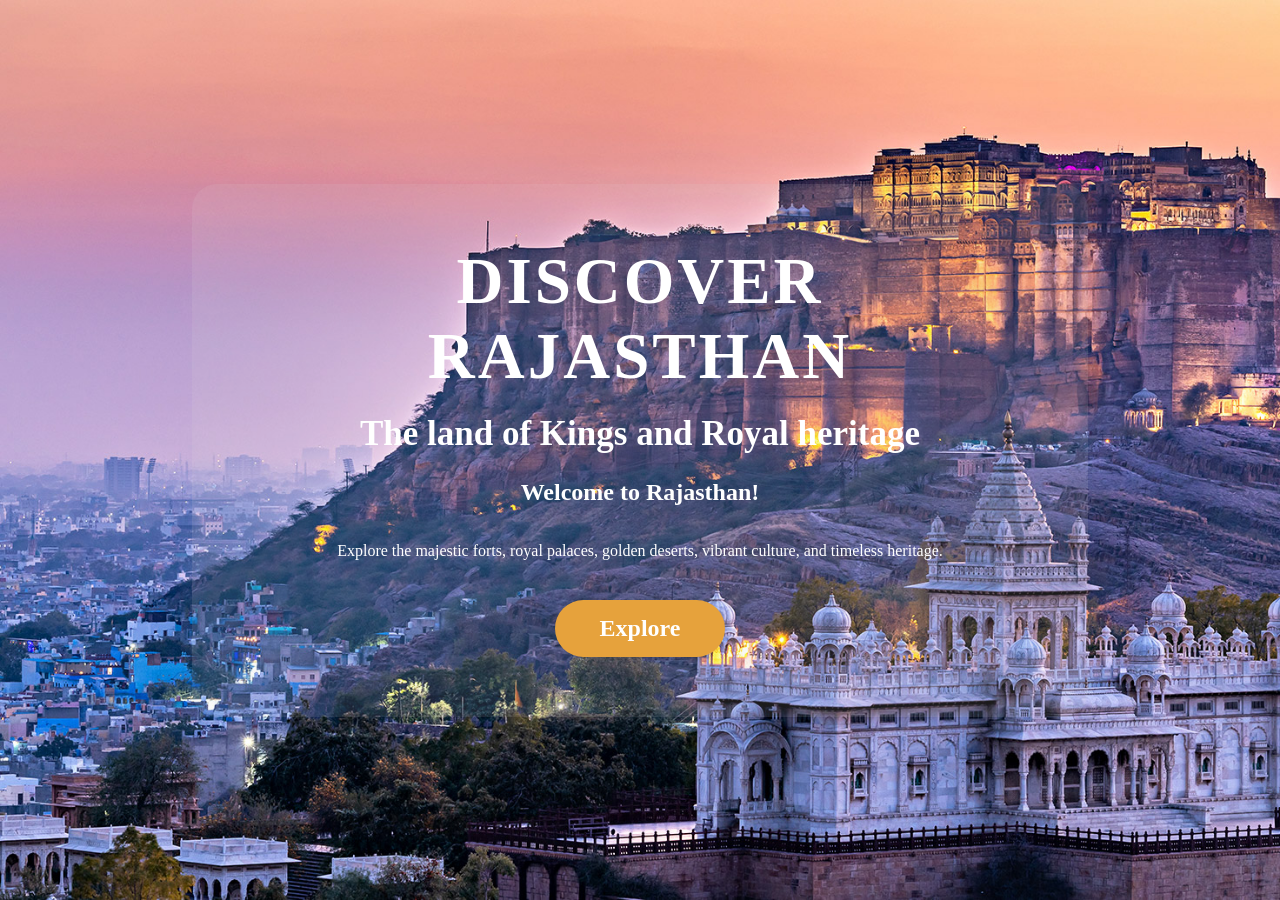
<file: index.html>
<!DOCTYPE html>
<html lang="en">
<head>
    <meta charset="UTF-8">
    <meta name="viewport" content="width=device-width, initial-scale=1.0">
    <title>Discover rajasthan</title>
    <link rel="stylesheet" href="style.css">
    
</head>
<body>
    <div class="overlay">
        <h1>DISCOVER RAJASTHAN</h1>
        <h3>The land of Kings and Royal heritage</h3>
       
        <p>
          <h2>Welcome to Rajasthan!</h2><br><br>
        Explore the majestic forts, royal palaces, golden deserts, vibrant culture, and timeless heritage.</p>
            <a href="places.html"
            class="btn">Explore</a>
    </div>
   </section>
</body>
</html>
</file>
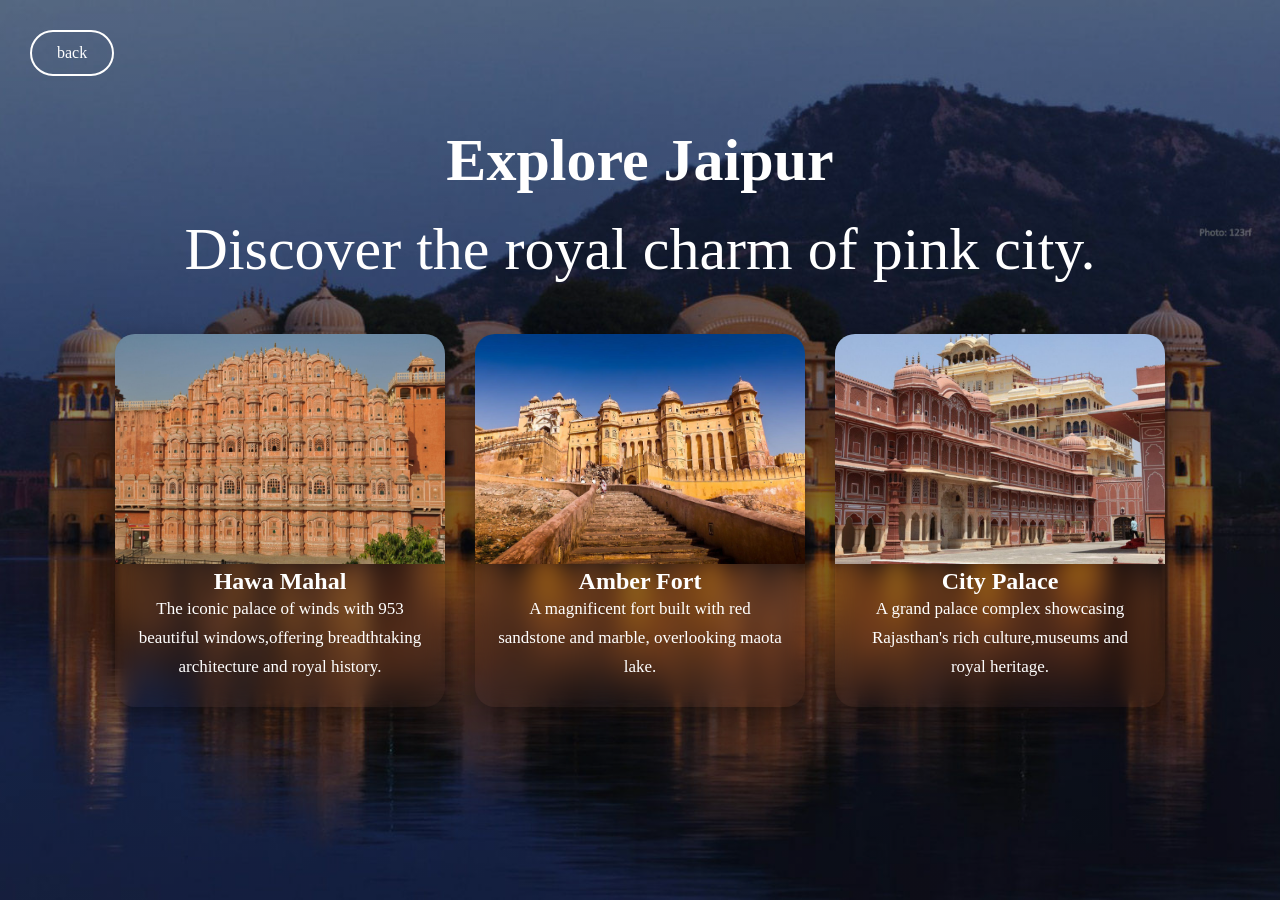
<file: jaipur.html>
<!DOCTYPE html>
<html lang="en">
<head>
    <meta charset="UTF-8">
    <meta name="viewport" content="width=device-width, initial-scale=1.0">
    <title>Explore Jaipur</title>
    <link rel="stylesheet" href="jaipur.css">
</head>
<body>
    <a href="places.html" class="back-btn">back</a>
    <div class="container">
        <h1>Explore Jaipur</h1>
        <p class="subtitle">
            Discover the royal charm of pink city.
        </p>
        <div class="places">
            <div class="place">
                <img src="hawamahal.jpg" alt="Hawa Mahal">
                <h2>Hawa Mahal</h2>
                <p> The iconic palace of winds with 953 beautiful windows,offering breadthtaking architecture and royal history.</p>
            </div>
            <div class="place">
                <img src="amberfort.jpg" alt="Amber Fort">
                <h2>Amber Fort</h2>
                <p>
                    A magnificent fort built with red sandstone and marble, overlooking maota lake.
                </p>
            </div>
            <div class="place">
                <img src="citypalace.jpg" alt="City Palace">
                    <h2>City Palace</h2>
                    <p>
                        A grand palace complex showcasing Rajasthan's rich culture,museums and royal heritage.
                    </p>
            </div>
        </div>
    </div>
</body>
</html>
</file>
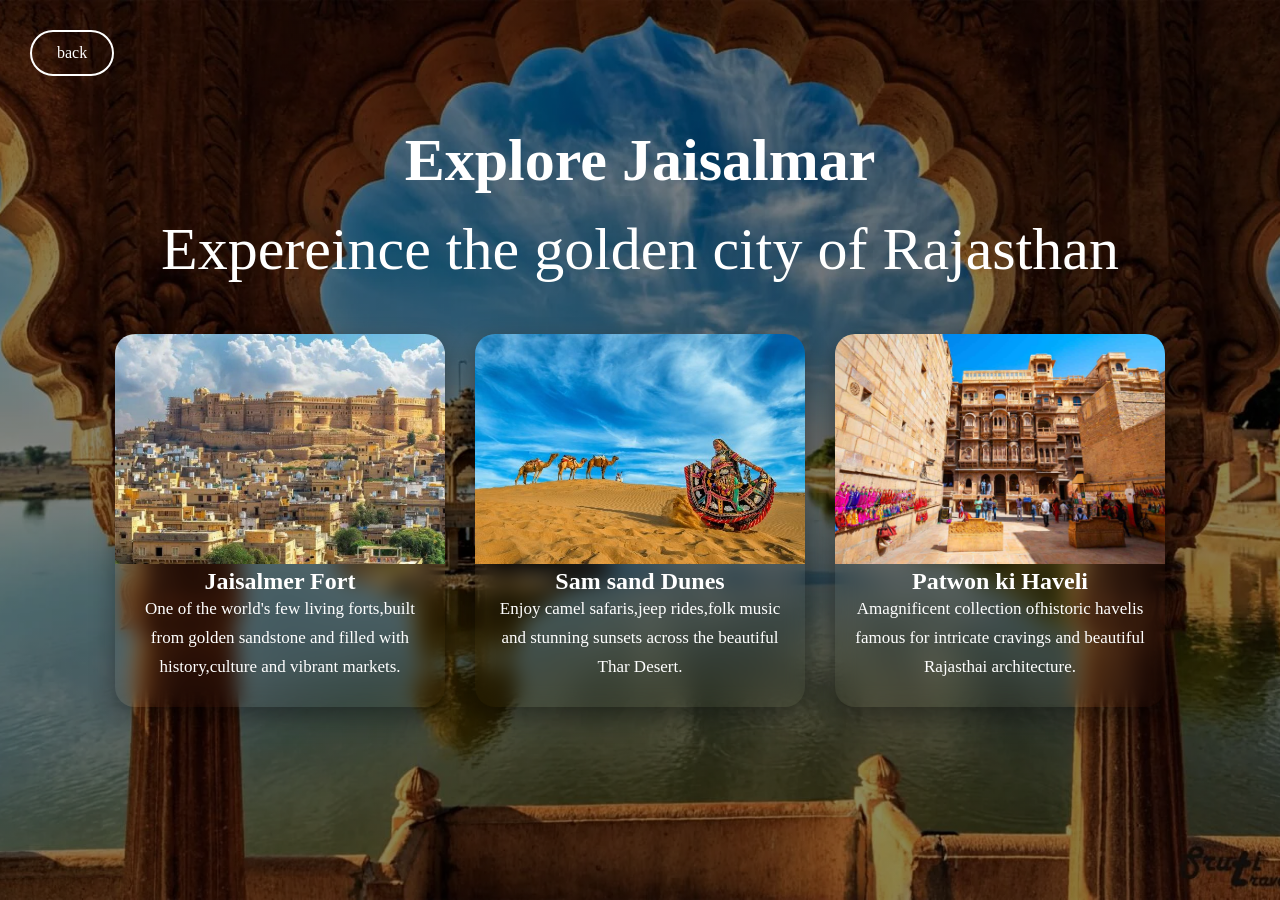
<file: jaisalmer.html>
<!DOCTYPE html>
<html lang="en">
<head>
    <meta charset="UTF-8">
    <meta name="viewport" content="width=device-width, initial-scale=1.0">
    <title>Explore Jaisalmar</title>
    <link rel="stylesheet" href="jaisalmer.css">
</head>
<body>
    <a href="places.html" class="back-btn">back</a>
    <div class="container">
        <h1>Explore Jaisalmar</h1>
        <p class="subtitle">
            Expereince the golden city of Rajasthan
        </p>
        <div class="places">
            <div class="place">
                <img src="jaisalmerfort.jpg" alt="Jaisalmer Fort">
                <h2>Jaisalmer Fort</h2>
                <p>
                    One of the world's few living forts,built from golden sandstone and filled with history,culture and vibrant markets.
                </p>
            </div>
                 
            <div class="place">
                <img src="samsanddunes.jpg" alt="Samsand Dunes">
                <h2>Sam sand Dunes</h2>
                <p>
                    Enjoy camel safaris,jeep rides,folk music and stunning sunsets across the beautiful Thar Desert.
                </p>
            </div>
            <div class="place">
                <img src="patwonkihaveli.jpg" alt="Patwonki Haveli">
                <h2>Patwon ki Haveli</h2>
                <p>
                    Amagnificent collection ofhistoric havelis famous for intricate cravings and beautiful Rajasthai architecture.
                </p>
            </div>
        </div>
    </div>
</body>
</html>
</file>
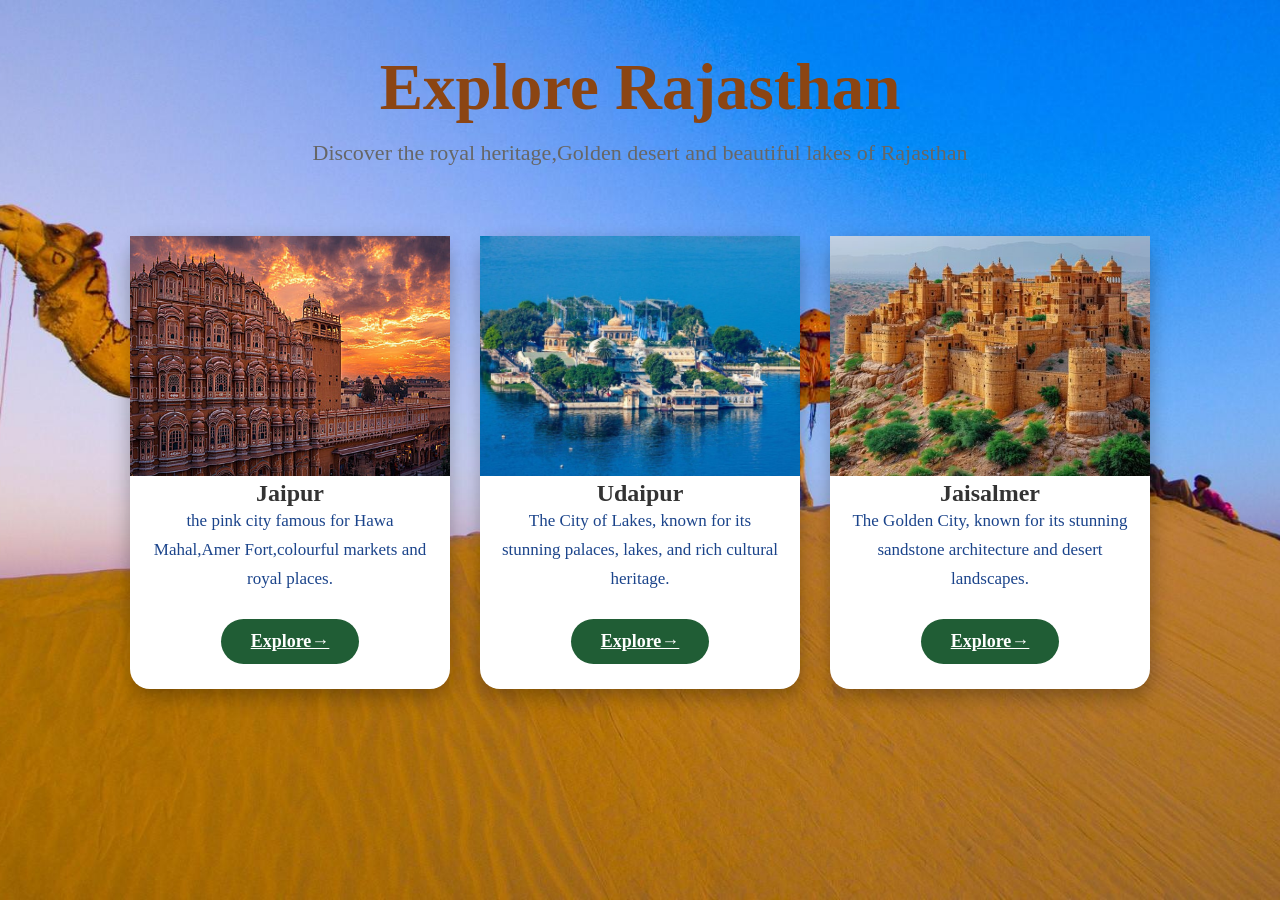
<file: places.html>
<!DOCTYPE html>
<html lang="en">
<head>
    <meta charset="UTF-8">
    <meta name="viewport" content="width=device-width, initial-scale=1.0">
    <title>Explore Rajasthan</title>
    <link rel="stylesheet" href="places.css">
</head>
<body>
    <section class="explore">
        <h1>Explore Rajasthan</h1>
        <p class="subtitle">
            Discover the royal heritage,Golden desert and beautiful lakes of Rajasthan
        </p>
        <div class="card-container">
            <!---jaipur--> 
        <div class="card">
            <img src="jaipur.jpg" alt="Jaipur" >
            <h2>Jaipur</h2>
            <p>the pink city famous for Hawa Mahal,Amer Fort,colourful markets and royal places.
            </p>
            <a href="jaipur.html" 
            class="btn">Explore&rarr;</a>
                </div> 
              <!---udaipur-->
              <div class="card">
                <img src="udaipur.jpg" alt="Udaipur">
                <h2>Udaipur</h2>
                <p>The City of Lakes, known for its stunning palaces, lakes, and rich cultural heritage.</p>
                <a href="udaipur.html" class="btn">Explore&rarr;</a>
              </div>
              <!--jaisalmer-->
              <div class="card">
                <img src="jaisalmer.jpg" alt="Jaisalmer">
                <h2>Jaisalmer</h2>
                <p>The Golden City, known for its stunning sandstone architecture and desert landscapes.</p>
                <a href="jaisalmer.html" class="btn">Explore&rarr;</a>
              </div>
            </div>
          </section>
        </body>
      </html>
</file>
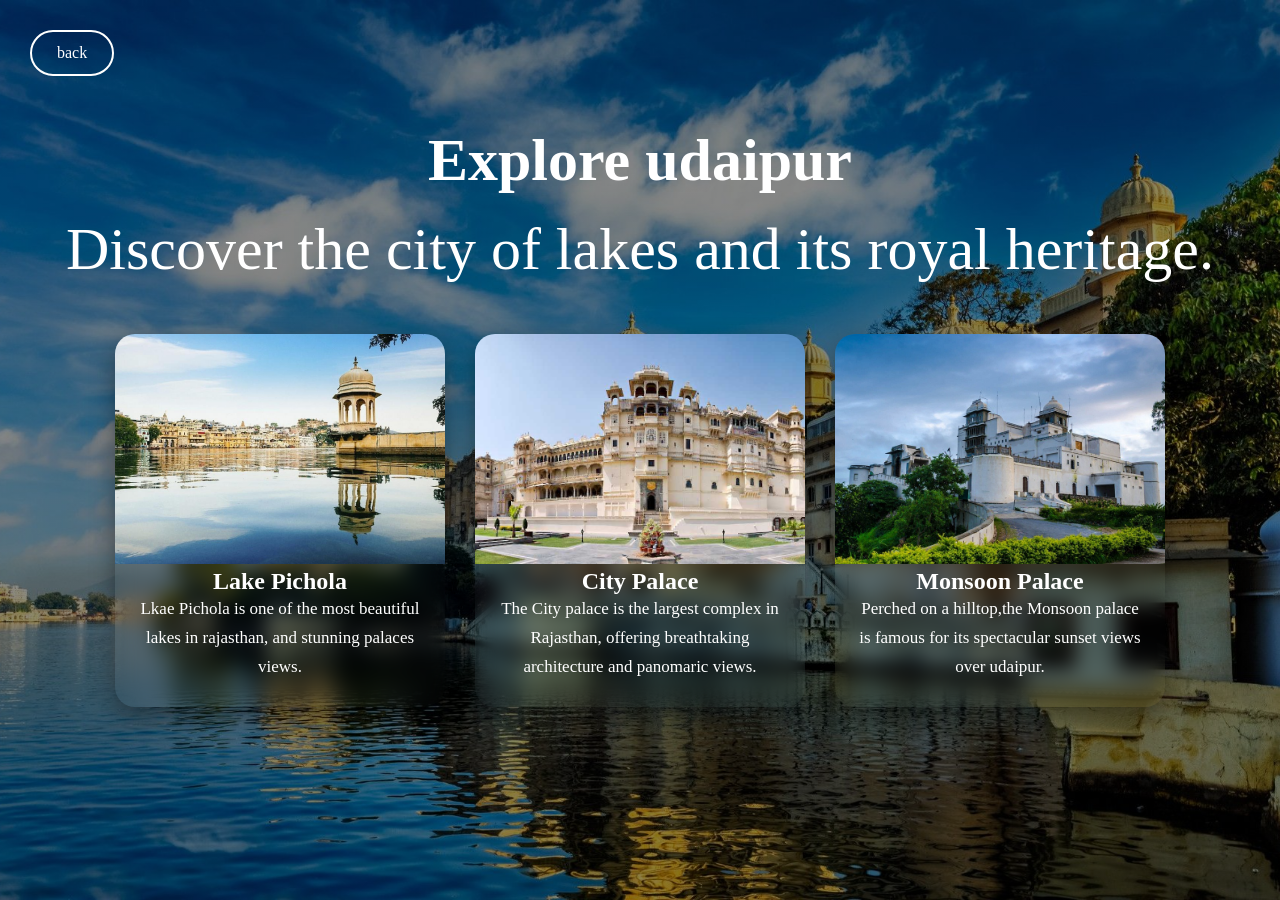
<file: udaipur.html>
<!DOCTYPE html>
<html lang="en">
<head>
    <meta charset="UTF-8">
    <meta name="viewport" content="width=device-width, initial-scale=1.0">
    <title>Explore Jaipur</title>
    <link rel="stylesheet" href="udaipur.css">
</head>
<body>
    <a href="places.html" class="back-btn">back</a>
    <div class="container">
        <h1>Explore udaipur</h1>
        <p class="subtitle">
            Discover the city of lakes and its royal heritage.
        </p>
        <div class="places">
            <div class="place">
                <img src="lakepichola.jpg" alt="Lake Pichola">
                <h2>Lake Pichola</h2>
                <p> Lkae Pichola is one of the most beautiful lakes in rajasthan, and stunning palaces views.</p>
            </div>
            <div class="place">
                <img src="udaipurcitypalace.jpg" alt="Udaipur City Palace">
                <h2> City Palace</h2>
                <p>
                    The City palace is the largest complex in Rajasthan, offering breathtaking architecture and panomaric views.
                </p>
            </div>
            <div class="place">
                <img src="monsoonpalace.jpg" alt="Monsoon Palace">
                <h2>Monsoon Palace</h2>
                <p>
                    Perched on a hilltop,the Monsoon palace is famous for its spectacular sunset views over udaipur.
                </p>
            </div>
        </div>
    </div>
</body>
</html>
</file>
<file: style.css>
*{
    margin:0;
    padding:0;
    box-sizing:border-box;
}

body{
    background-image:url("rajasthan.jpg");
    background-size:cover;
    background-position:center;
    background-repeat:no-repeat;
    height:100vh;
    display:flex;
    justify-content:center;
    align-items:center;
    font-family:Georgia, serif;
}

.overlay{

    width:70%;

    background:rgba(223, 215, 215, 0.121);

    color:rgb(255, 255, 255);

    text-align:center;

    padding:60px;

    border-radius:25px;

}

h1{

    font-size:65px;

    letter-spacing:3px;

    margin-bottom:20px;

}

h3{

    font-size:35px;

    color:white;

    margin-bottom:25px;

}

p{

    font-size:50px;

    line-height:1.8;

}

.btn{

    display:inline-block;

    margin-top:40px;

    padding:15px 45px;

    background:#E6A23C;

    color:white;

    text-decoration:none;

    border-radius:30px;

    font-size:24px;

    font-weight:bold;

    transition:0.3s;

}

.btn:hover{

    background:#1a1d56;

    transform:scale(1.05);

}
</file>
<file: jaipur.css>
*{
    margin:0;
    padding:0;
    box-sizing: border-box;
    font-family: Georgia,serif;
}
body{
    background: linear-gradient(rgba(0,0,0,0.45),rgba(0,0,0,0.45)),url("jaipurbg.jpg");
    background-size:cover;
    background-position:center;
    background-attachment:fixed;
    color:white;
}
.back-btn{
    display:inline-block;
    margin: 30px;
    padding:12px 25px;
    border:2px solid white;
    border-radius:30px;
    color:white;
    text-decoration: none;
    transition: 0.3s;
}
.back-btn:hover{
    background:white;
    color:black;
}
.container{
    width:90%;
    margin:auto;
    text-align:center;
}
.container h1{
    font-size:60px;
    margin-top:20px;
}
.subtitle{
    font-size:60px;
    margin:20px 0 50px;
}
.places{
    display:flex;
    justify-content:center;
    gap:30px;
    flex-wrap:wrap;
    margin-bottom:60px;
}
.place{
    width:330px;
    backgroubd:rgba(255,255,255,0.12);
    backdrop-filter:blur(10px);
    border-radius:20px;
    overflow:hidden;
    transition:0.4s;
    box-shadow:0 10px 25px rgba(0,0,0,.4);
    cursor:pointer;
}
.place:hover{
    transform:translateY(-12px) scale(1.03);
    box-shadow:0 20px 40px rgba(0,0,0,.4);
}
.place img{
    width:100%;
    height:230px;
    object-fit:cover;
    transition:transform 0.4s ease;

}
.place:hover img{
    transform:scale(1.08);
}
.place h1{
    margin:20px 0 10px;
    font-size:32px;
}
.place h2{
    transition: color 0.3s ease;
}
.place:hover h2{
    color:gold;
}
.place p{
    padding:0 20px 25px;
    line-height:1.7;
    font-size:17px;
}
.place p{
    transition:tranform 0.3s ease;
}
.place:hover p{
    transform:translateY(-5px);
}
</file>
<file: jaisalmer.css>
*{
    margin:0;
    padding:0;
    box-sizing: border-box;
    font-family: Georgia,serif;
}
body{
    background: linear-gradient(rgba(0,0,0,0.45),rgba(0,0,0,0.45)),url("jaisalmerbg.jpg");
    background-size:cover;
    background-position:center;
    background-attachment:fixed;
    color:white;
}
.back-btn{
    display:inline-block;
    margin: 30px;
    padding:12px 25px;
    border:2px solid white;
    border-radius:30px;
    color:white;
    text-decoration: none;
    transition: 0.3s;
}
.back-btn:hover{
    background:white;
    color:black;
}
.container{
    width:90%;
    margin:auto;
    text-align:center;
}
.container h1{
    font-size:60px;
    margin-top:20px;
}
.subtitle{
    font-size:60px;
    margin:20px 0 50px;
}
.places{
    display:flex;
    justify-content:center;
    gap:30px;
    flex-wrap:wrap;
    margin-bottom:60px;
}
.place{
    width:330px;
    backgroubd:rgba(255,255,255,0.12);
    backdrop-filter:blur(10px);
    border-radius:20px;
    overflow:hidden;
    transition:0.4s;
    box-shadow:0 10px 25px rgba(0,0,0,.4);
    cursor:pointer;
}
.place:hover{
    transform:translateY(-12px) scale(1.03);
    box-shadow:0 20px 40px rgba(0,0,0,.4);
}
.place img{
    width:100%;
    height:230px;
    object-fit:cover;
    transition:transform 0.4s ease;

}
.place:hover img{
    transform:scale(1.08);
}
.place h1{
    margin:20px 0 10px;
    font-size:32px;
}
.place h2{
    transition: color 0.3s ease;
}
.place:hover h2{
    color:gold;
}
.place p{
    padding:0 20px 25px;
    line-height:1.7;
    font-size:17px;
}
.place p{
    transition:tranform 0.3s ease;
}
.place:hover p{
    transform:translateY(-5px);
}
</file>
<file: places.css>
*{
    margin: 0;
    padding: 0;
    box-sizing: border-box;
    font-family:Georgia, serif;
}
body{
    background-image: url("background.jpg");
    background-size: cover;
    background-position:center;
    background-repeat: no-repeat;
    background-attachment: fixed;
    color:#333;

}
.explore{
    width:90%;
    margin: 50px auto;
    text-align: center;
}
.explore h1{
 font-size: 65px;
 color:#8B4513;
    margin-bottom: 15px;
}
.subtitle{
    font-size: 22px;
    color:#666;
    margin-bottom: 70px;
}
.card-container{
    display: flex;
    justify-content: center;
    gap: 30px;
    flex-wrap: wrap;
}
.card{
    width: 320px;
    background-color: rgb(255, 255, 255);
    border-radius: 20px;
    box-shadow: 0 8px 20px rgba(0, 0, 0, .30);
    transition:all 0.4s ease;
}
.card:hover{
 transform:translateY(-15px)
 scale(1.05);
 box-shadow: 0 18px 35px rgba(0, 0,0,.30); 
}
.card img{
    width:100%;
    height: 240px;
    object-fit: cover;
    transition: 0.4s ease;
}
.card p{
    padding:0 20px;
    line-height:1.7;
    color:#1b448b;
    font-size:17px;

}
.btn{
    display:inline-block;
    margin: 25px 0;
    padding:12px 30px;
    background:#205d35;
    color: white;
    text-decoration: :none;
    border-radius:30px;
    font-size:18px;
    font-weight:bold;
    transition:0.3s ease;
}
.btn:hover{
    background:rgb(7, 57, 121);
    transform:scale(1.08);
}
</file>
<file: udaipur.css>
*{
    margin:0;
    padding:0;
    box-sizing: border-box;
    font-family: Georgia,serif;
}
body{
    background: linear-gradient(rgba(0,0,0,0.45),rgba(0,0,0,0.45)),url("udaipurbg.jpg");
    background-size:cover;
    background-position:center;
    background-attachment:fixed;
    color:white;
}
.back-btn{
    display:inline-block;
    margin: 30px;
    padding:12px 25px;
    border:2px solid white;
    border-radius:30px;
    color:white;
    text-decoration: none;
    transition: 0.3s;
}
.back-btn:hover{
    background:white;
    color:black;
}
.container{
    width:90%;
    margin:auto;
    text-align:center;
}
.container h1{
    font-size:60px;
    margin-top:20px;
}
.subtitle{
    font-size:60px;
    margin:20px 0 50px;
}
.places{
    display:flex;
    justify-content:center;
    gap:30px;
    flex-wrap:wrap;
    margin-bottom:60px;
}
.place{
    width:330px;
    backgroubd:rgba(255,255,255,0.12);
    backdrop-filter:blur(10px);
    border-radius:20px;
    overflow:hidden;
    transition:0.4s;
    box-shadow:0 10px 25px rgba(0,0,0,.4);
    cursor:pointer;
}
.place:hover{
    transform:translateY(-12px) scale(1.03);
    box-shadow:0 20px 40px rgba(0,0,0,.4);
}
.place img{
    width:100%;
    height:230px;
    object-fit:cover;
    transition:transform 0.4s ease;

}
.place:hover img{
    transform:scale(1.08);
}
.place h1{
    margin:20px 0 10px;
    font-size:32px;
}
.place h2{
    transition: color 0.3s ease;
}
.place:hover h2{
    color:gold;
}
.place p{
    padding:0 20px 25px;
    line-height:1.7;
    font-size:17px;
}
.place p{
    transition:tranform 0.3s ease;
}
.place:hover p{
    transform:translateY(-5px);
}
</file>
